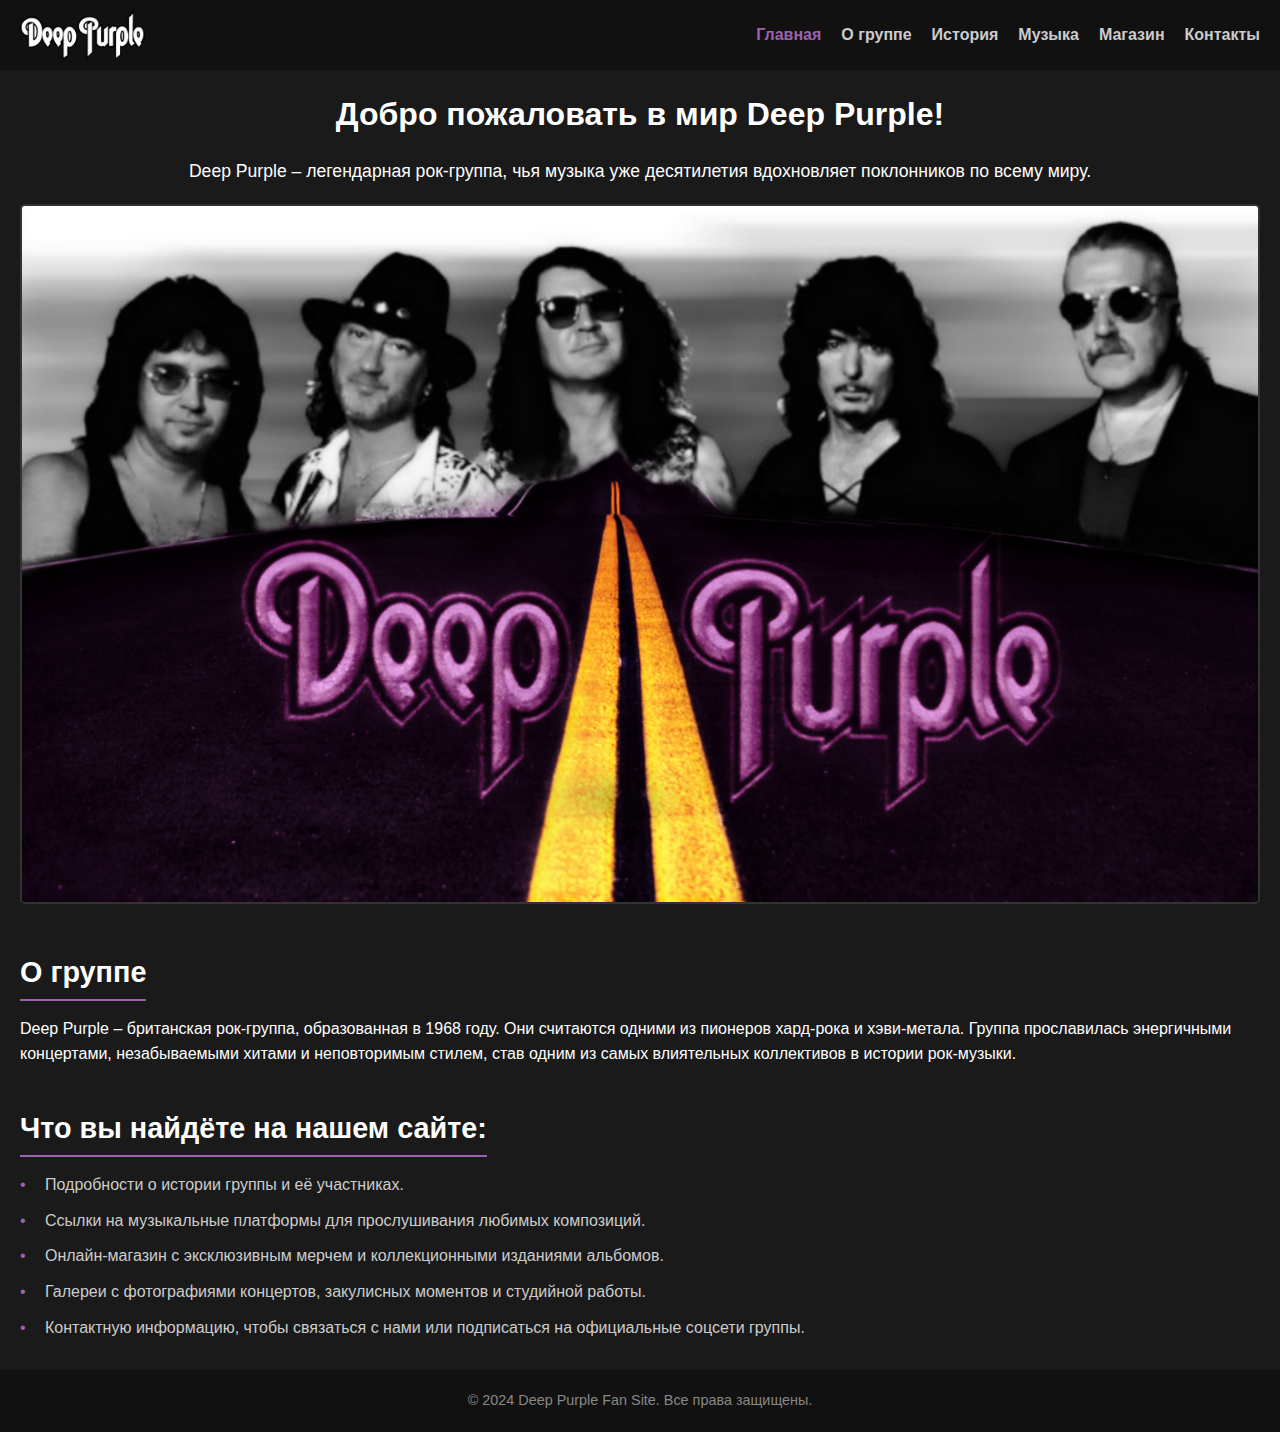
<file: index.html>
<!DOCTYPE html>
<html lang="ru">
<head>
    <meta charset="UTF-8" />
    <meta name="viewport" content="width=device-width, initial-scale=1.0"/>

    <title>Deep Purple – Главная</title>
    <link rel="stylesheet" href="style.css">
</head>
<body>
    <header>
        <div class="logo">
            <a href="index.html">
                <img src="logo.png" alt="Логотип Deep Purple">
            </a>
        </div>
        <nav class="main-nav">
            <ul>
                <li><a href="index.html" class="active">Главная</a></li>
                <li><a href="about.html">О группе</a></li>
                <li><a href="history.html">История</a></li>
                <li><a href="music.html">Музыка</a></li>
                <li><a href="shop.html">Магазин</a></li>
                <li><a href="contacts.html">Контакты</a></li>
            </ul>
        </nav>
    </header>

    <main>
        <section class="hero">
            <h1>Добро пожаловать в мир Deep Purple!</h1>
            <p>Deep Purple – легендарная рок-группа, чья музыка уже десятилетия вдохновляет поклонников по всему миру.</p>
            <img src="main.jpg" alt="Группа Deep Purple">
        </section>

        <section class="introduction">
            <h2>О группе</h2>
            <p>
                Deep Purple – британская рок-группа, образованная в 1968 году. Они считаются одними из пионеров 
                хард-рока и хэви-метала. Группа прославилась энергичными концертами, незабываемыми хитами и 
                неповторимым стилем, став одним из самых влиятельных коллективов в истории рок-музыки.
            </p>
        </section>

        <section class="highlights">
            <h2>Что вы найдёте на нашем сайте:</h2>
            <ul>
                <li>Подробности о истории группы и её участниках.</li>
                <li>Ссылки на музыкальные платформы для прослушивания любимых композиций.</li>
                <li>Онлайн-магазин с эксклюзивным мерчем и коллекционными изданиями альбомов.</li>
                <li>Галереи с фотографиями концертов, закулисных моментов и студийной работы.</li>
                <li>Контактную информацию, чтобы связаться с нами или подписаться на официальные соцсети группы.</li>
            </ul>
        </section>
    </main>

    <footer>
        <p>&copy; 2024 Deep Purple Fan Site. Все права защищены.</p>
    </footer>
</body>
</html>
</file>
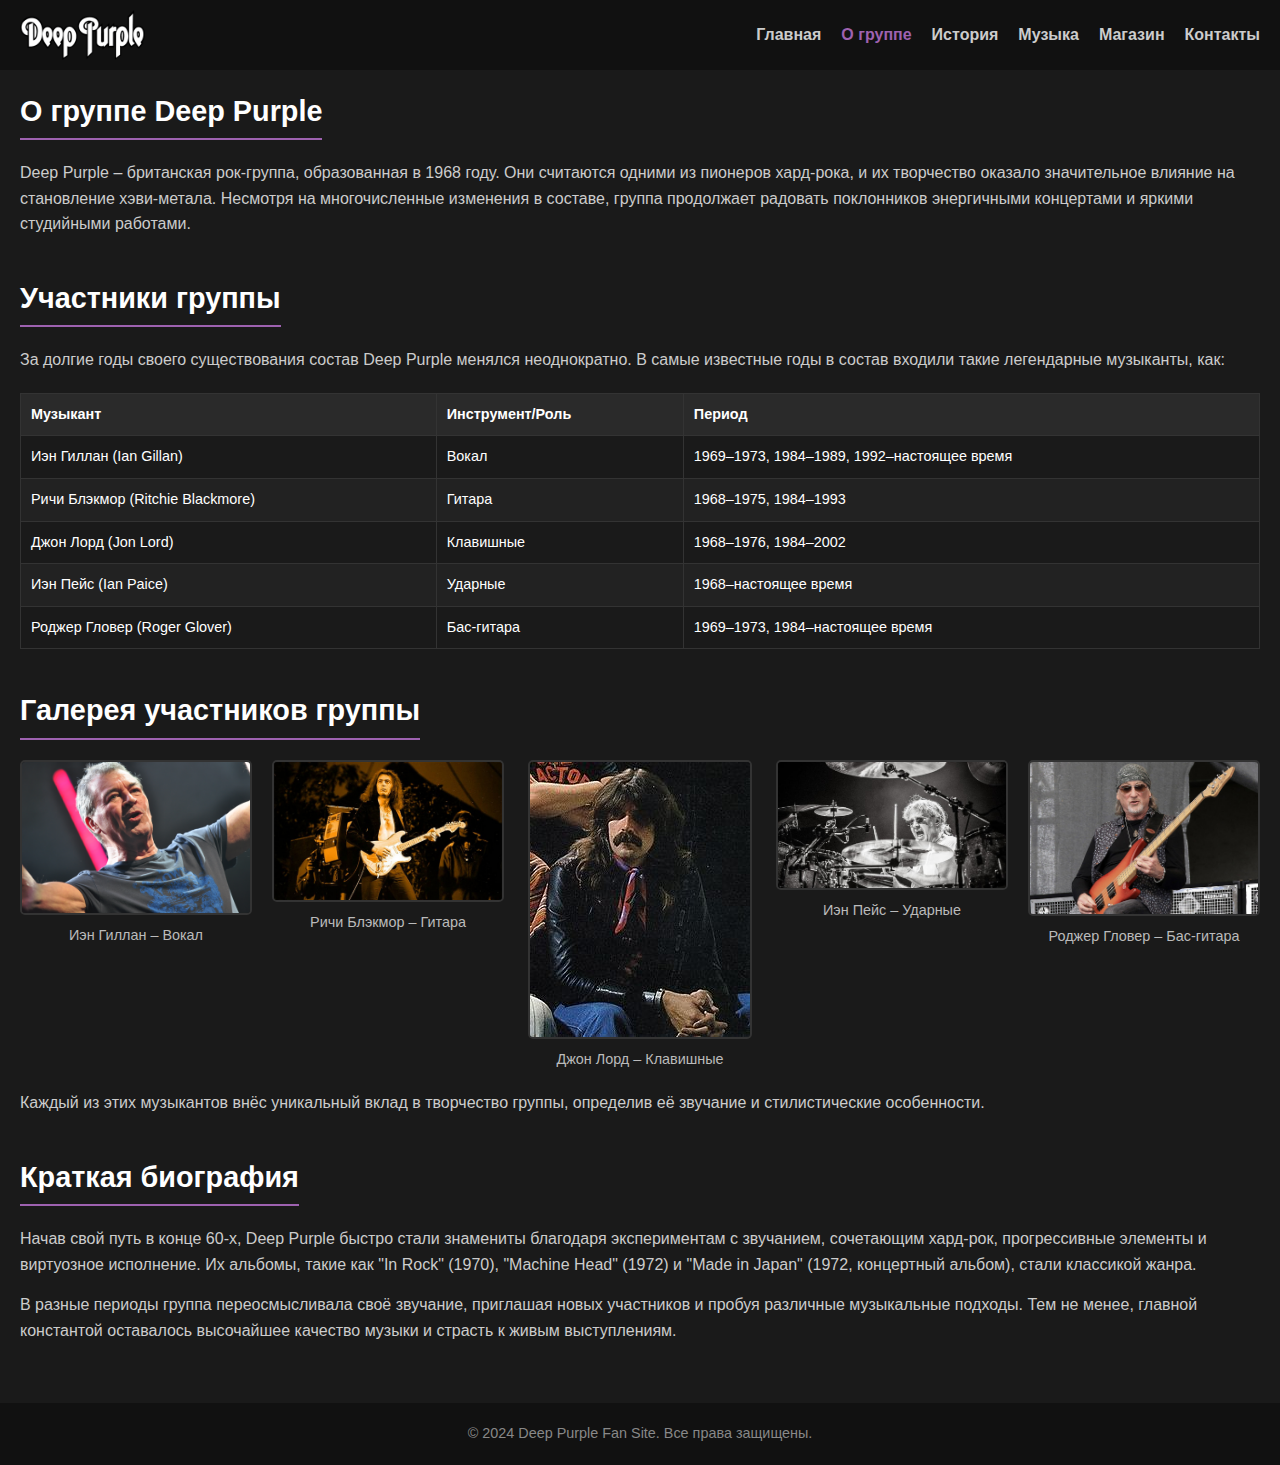
<file: about.html>
<!DOCTYPE html>
<html lang="ru">
<head>
    <meta charset="UTF-8" />
    <meta name="viewport" content="width=device-width, initial-scale=1.0"/>
    <title>Deep Purple – О группе</title>
    <!-- Предполагается, что styles.css – общий файл со стилями -->
    <link rel="stylesheet" href="style.css" />
</head>
<body>
    <header>
        <div class="logo">
            <a href="index.html">
                <img src="logo.png" alt="Логотип Deep Purple">
            </a>
        </div>
        <nav class="main-nav">
            <ul>
                <li><a href="index.html">Главная</a></li>
                <li><a href="about.html" class="active">О группе</a></li>
                <li><a href="history.html">История</a></li>
                <li><a href="music.html">Музыка</a></li>
                <li><a href="shop.html">Магазин</a></li>
                <li><a href="contacts.html">Контакты</a></li>
            </ul>
        </nav>
    </header>

    <main>
        <section class="about-band">
            <h1>О группе Deep Purple</h1>
            <p>
                Deep Purple – британская рок-группа, образованная в 1968 году. Они считаются одними из пионеров хард-рока, 
                и их творчество оказало значительное влияние на становление хэви-метала. Несмотря на многочисленные 
                изменения в составе, группа продолжает радовать поклонников энергичными концертами и яркими студийными работами.
            </p>
        </section>

        <section class="band-members">
            <h2>Участники группы</h2>
            <p>
                За долгие годы своего существования состав Deep Purple менялся неоднократно. В самые известные годы в состав входили такие легендарные музыканты, как:
            </p>
            <table>
                <thead>
                    <tr>
                        <th>Музыкант</th>
                        <th>Инструмент/Роль</th>
                        <th>Период</th>
                    </tr>
                </thead>
                <tbody>
                    <tr>
                        <td>Иэн Гиллан (Ian Gillan)</td>
                        <td>Вокал</td>
                        <td>1969–1973, 1984–1989, 1992–настоящее время</td>
                    </tr>
                    <tr>
                        <td>Ричи Блэкмор (Ritchie Blackmore)</td>
                        <td>Гитара</td>
                        <td>1968–1975, 1984–1993</td>
                    </tr>
                    <tr>
                        <td>Джон Лорд (Jon Lord)</td>
                        <td>Клавишные</td>
                        <td>1968–1976, 1984–2002</td>
                    </tr>
                    <tr>
                        <td>Иэн Пейс (Ian Paice)</td>
                        <td>Ударные</td>
                        <td>1968–настоящее время</td>
                    </tr>
                    <tr>
                        <td>Роджер Гловер (Roger Glover)</td>
                        <td>Бас-гитара</td>
                        <td>1969–1973, 1984–настоящее время</td>
                    </tr>
                </tbody>
            </table>
        </section>

        <section class="gallery">
            <h2>Галерея участников группы</h2>
            <div class="gallery-container">
                <figure>
                    <img src="member1.JPG" alt="Иэн Гиллан">
                    <figcaption>Иэн Гиллан – Вокал</figcaption>
                </figure>
                <figure>
                    <img src="member2.jpg" alt="Ричи Блэкмор">
                    <figcaption>Ричи Блэкмор – Гитара</figcaption>
                </figure>
                <figure>
                    <img src="member3.JPG" alt="Джон Лорд">
                    <figcaption>Джон Лорд – Клавишные</figcaption>
                </figure>
                <figure>
                    <img src="member4.jpeg" alt="Иэн Пейс">
                    <figcaption>Иэн Пейс – Ударные</figcaption>
                </figure>
                <figure>
                    <img src="member5.jpg" alt="Роджер Гловер">
                    <figcaption>Роджер Гловер – Бас-гитара</figcaption>
                </figure>
            </div>
            <p>
                Каждый из этих музыкантов внёс уникальный вклад в творчество группы, определив её звучание и стилистические особенности.
            </p>
        </section>

        <section class="biography">
            <h2>Краткая биография</h2>
            <p>
                Начав свой путь в конце 60-х, Deep Purple быстро стали знамениты благодаря экспериментам с звучанием, сочетающим хард-рок, 
                прогрессивные элементы и виртуозное исполнение. Их альбомы, такие как "In Rock" (1970), "Machine Head" (1972) и 
                "Made in Japan" (1972, концертный альбом), стали классикой жанра.
            </p>
            <p>
                В разные периоды группа переосмысливала своё звучание, приглашая новых участников и пробуя различные музыкальные подходы. 
                Тем не менее, главной константой оставалось высочайшее качество музыки и страсть к живым выступлениям.
            </p>
        </section>
    </main>

    <footer>
        <p>&copy; 2024 Deep Purple Fan Site. Все права защищены.</p>
    </footer>
</body>
</html>
</file>
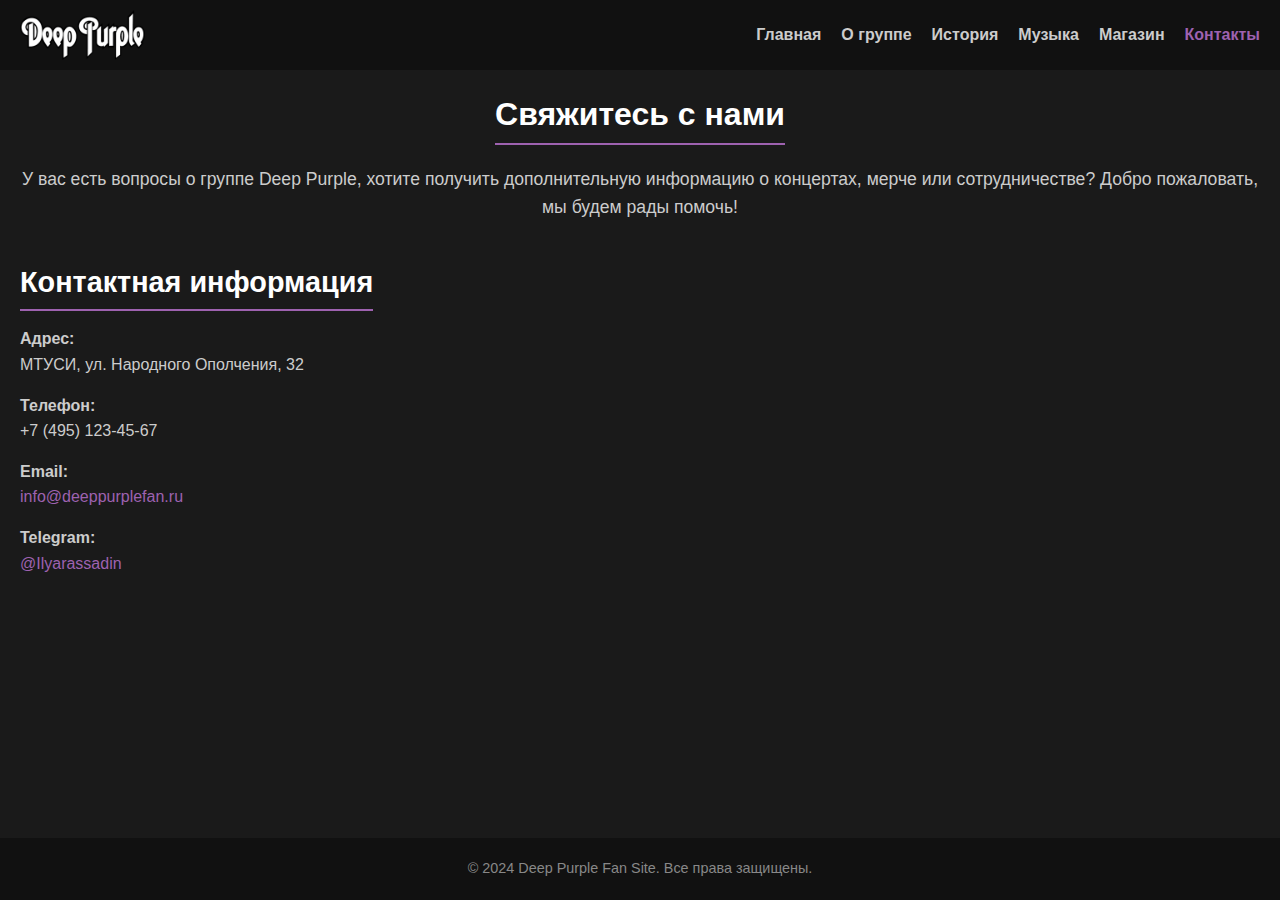
<file: contacts.html>
<!DOCTYPE html>
<html lang="ru">
<head>
    <meta charset="UTF-8" />
    <meta name="viewport" content="width=device-width, initial-scale=1.0"/>
    <title>Deep Purple – Контакты</title>
    <!-- Предполагается подключение общего CSS файла styles.css -->
    <link rel="stylesheet" href="style.css" />
</head>
<body>
    <header>
        <div class="logo">
            <a href="index.html">
                <img src="logo.png" alt="Логотип Deep Purple">
            </a>
        </div>
        <nav class="main-nav">
            <ul>
                <li><a href="index.html">Главная</a></li>
                <li><a href="about.html">О группе</a></li>
                <li><a href="history.html">История</a></li>
                <li><a href="music.html">Музыка</a></li>
                <li><a href="shop.html">Магазин</a></li>
                <li><a href="contacts.html" class="active">Контакты</a></li>
            </ul>
        </nav>
    </header>

    <main>
        <section class="contacts-hero">
            <h1>Свяжитесь с нами</h1>
            <p>
                У вас есть вопросы о группе Deep Purple, хотите получить дополнительную информацию о концертах, мерче или сотрудничестве? Добро пожаловать, мы будем рады помочь!
            </p>
            
        </section>

        <section class="contact-info">
            <h2>Контактная информация</h2>
            <ul class="contact-list">
                <li>
                    <strong>Адрес:</strong><br>
                    МТУСИ, ул. Народного Ополчения, 32
                </li>
                <li>
                    <strong>Телефон:</strong><br>
                    +7 (495) 123-45-67
                </li>
                <li>
                    <strong>Email:</strong><br>
                    <a href="mailto:info@deeppurplefan.ru">info@deeppurplefan.ru</a>
                </li>
                <li>
                    <strong>Telegram:</strong><br>
                    <a href="https://t.me/Ilyarassadin" target="_blank">@Ilyarassadin</a>
                </li>
            </ul>
        </section>

        
    </main>

    <footer>
        <p>&copy; 2024 Deep Purple Fan Site. Все права защищены.</p>
    </footer>
</body>
</html>
</file>
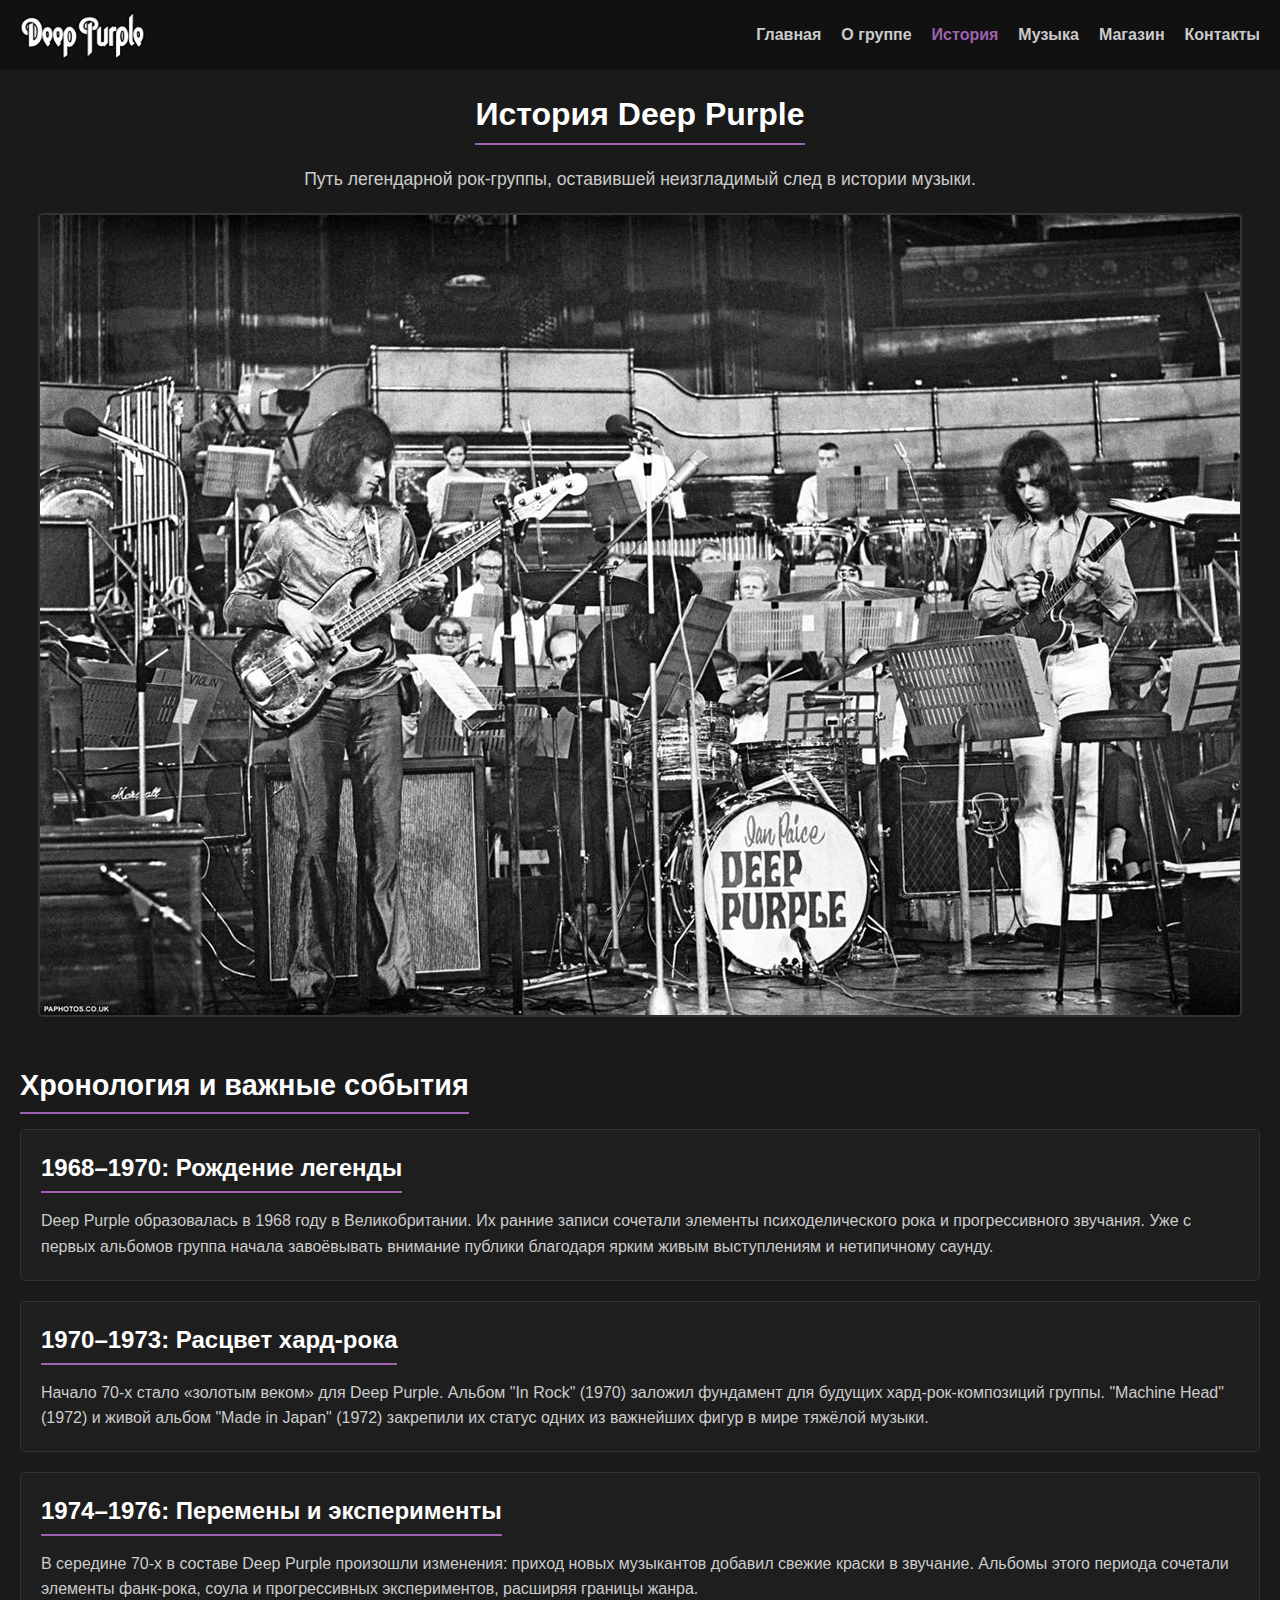
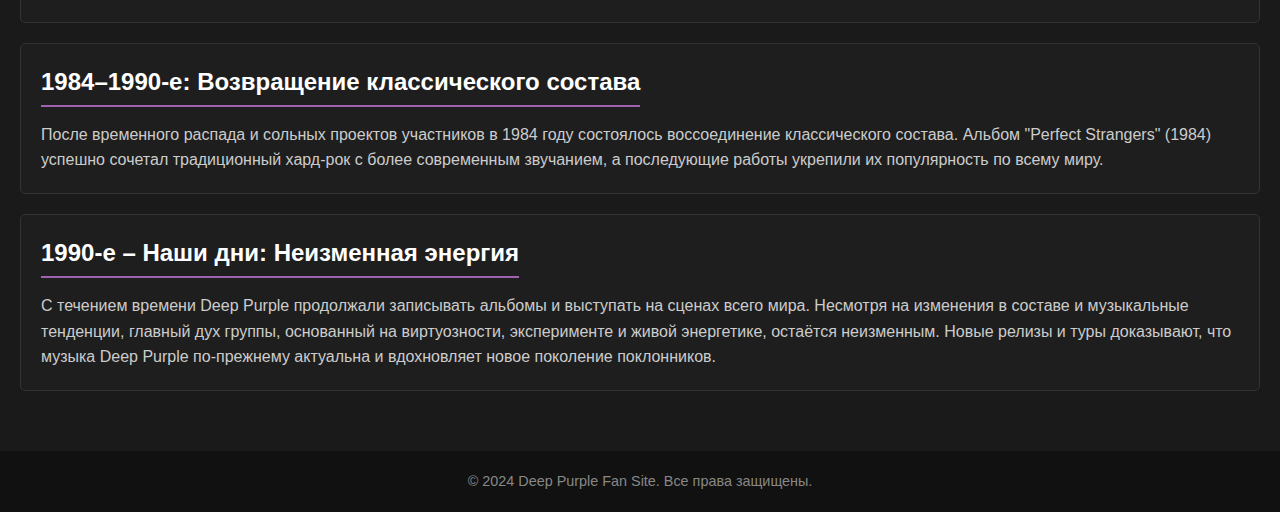
<file: history.html>
<!DOCTYPE html>
<html lang="ru">
<head>
    <meta charset="UTF-8" />
    <meta name="viewport" content="width=device-width, initial-scale=1.0"/>
    <title>Deep Purple – История</title>
    <!-- Предполагается подключение общего CSS файла styles.css -->
    <link rel="stylesheet" href="style.css" />
</head>
<body>
    <header>
        <div class="logo">
            <a href="index.html">
                <img src="logo.png" alt="Логотип Deep Purple">
            </a>
        </div>
        <nav class="main-nav">
            <ul>
                <li><a href="index.html">Главная</a></li>
                <li><a href="about.html">О группе</a></li>
                <li><a href="history.html" class="active">История</a></li>
                <li><a href="music.html">Музыка</a></li>
                <li><a href="shop.html">Магазин</a></li>
                <li><a href="contacts.html">Контакты</a></li>
            </ul>
        </nav>
    </header>

    <main>
        <section class="history-hero">
            <h1>История Deep Purple</h1>
            <p>Путь легендарной рок-группы, оставившей неизгладимый след в истории музыки.</p>
            <img src="firstconcert.jpg" alt="Концерт Deep Purple в ранние годы">
        </section>

        <section class="timeline">
            <h2>Хронология и важные события</h2>

            <article class="era">
                <h3>1968–1970: Рождение легенды</h3>
                
                <p>
                    Deep Purple образовалась в 1968 году в Великобритании. Их ранние записи сочетали 
                    элементы психоделического рока и прогрессивного звучания. Уже с первых альбомов 
                    группа начала завоёвывать внимание публики благодаря ярким живым выступлениям 
                    и нетипичному саунду.
                </p>
            </article>

            <article class="era">
                <h3>1970–1973: Расцвет хард-рока</h3>
                
                <p>
                    Начало 70-х стало «золотым веком» для Deep Purple. Альбом "In Rock" (1970) 
                    заложил фундамент для будущих хард-рок-композиций группы. "Machine Head" (1972) 
                    и живой альбом "Made in Japan" (1972) закрепили их статус одних из важнейших 
                    фигур в мире тяжёлой музыки.
                </p>
            </article>

            <article class="era">
                <h3>1974–1976: Перемены и эксперименты</h3>
                
                <p>
                    В середине 70-х в составе Deep Purple произошли изменения: приход новых музыкантов 
                    добавил свежие краски в звучание. Альбомы этого периода сочетали элементы 
                    фанк-рока, соула и прогрессивных экспериментов, расширяя границы жанра.
                </p>
            </article>

            <article class="era">
                <h3>1984–1990-е: Возвращение классического состава</h3>
                
                <p>
                    После временного распада и сольных проектов участников в 1984 году состоялось 
                    воссоединение классического состава. Альбом "Perfect Strangers" (1984) 
                    успешно сочетал традиционный хард-рок с более современным звучанием, 
                    а последующие работы укрепили их популярность по всему миру.
                </p>
            </article>

            <article class="era">
                <h3>1990-е – Наши дни: Неизменная энергия</h3>
                
                <p>
                    С течением времени Deep Purple продолжали записывать альбомы и выступать 
                    на сценах всего мира. Несмотря на изменения в составе и музыкальные тенденции, 
                    главный дух группы, основанный на виртуозности, эксперименте и живой энергетике, 
                    остаётся неизменным. Новые релизы и туры доказывают, что музыка Deep Purple 
                    по-прежнему актуальна и вдохновляет новое поколение поклонников.
                </p>
            </article>
        </section>
    </main>

    <footer>
        <p>&copy; 2024 Deep Purple Fan Site. Все права защищены.</p>
    </footer>
</body>
</html>
</file>
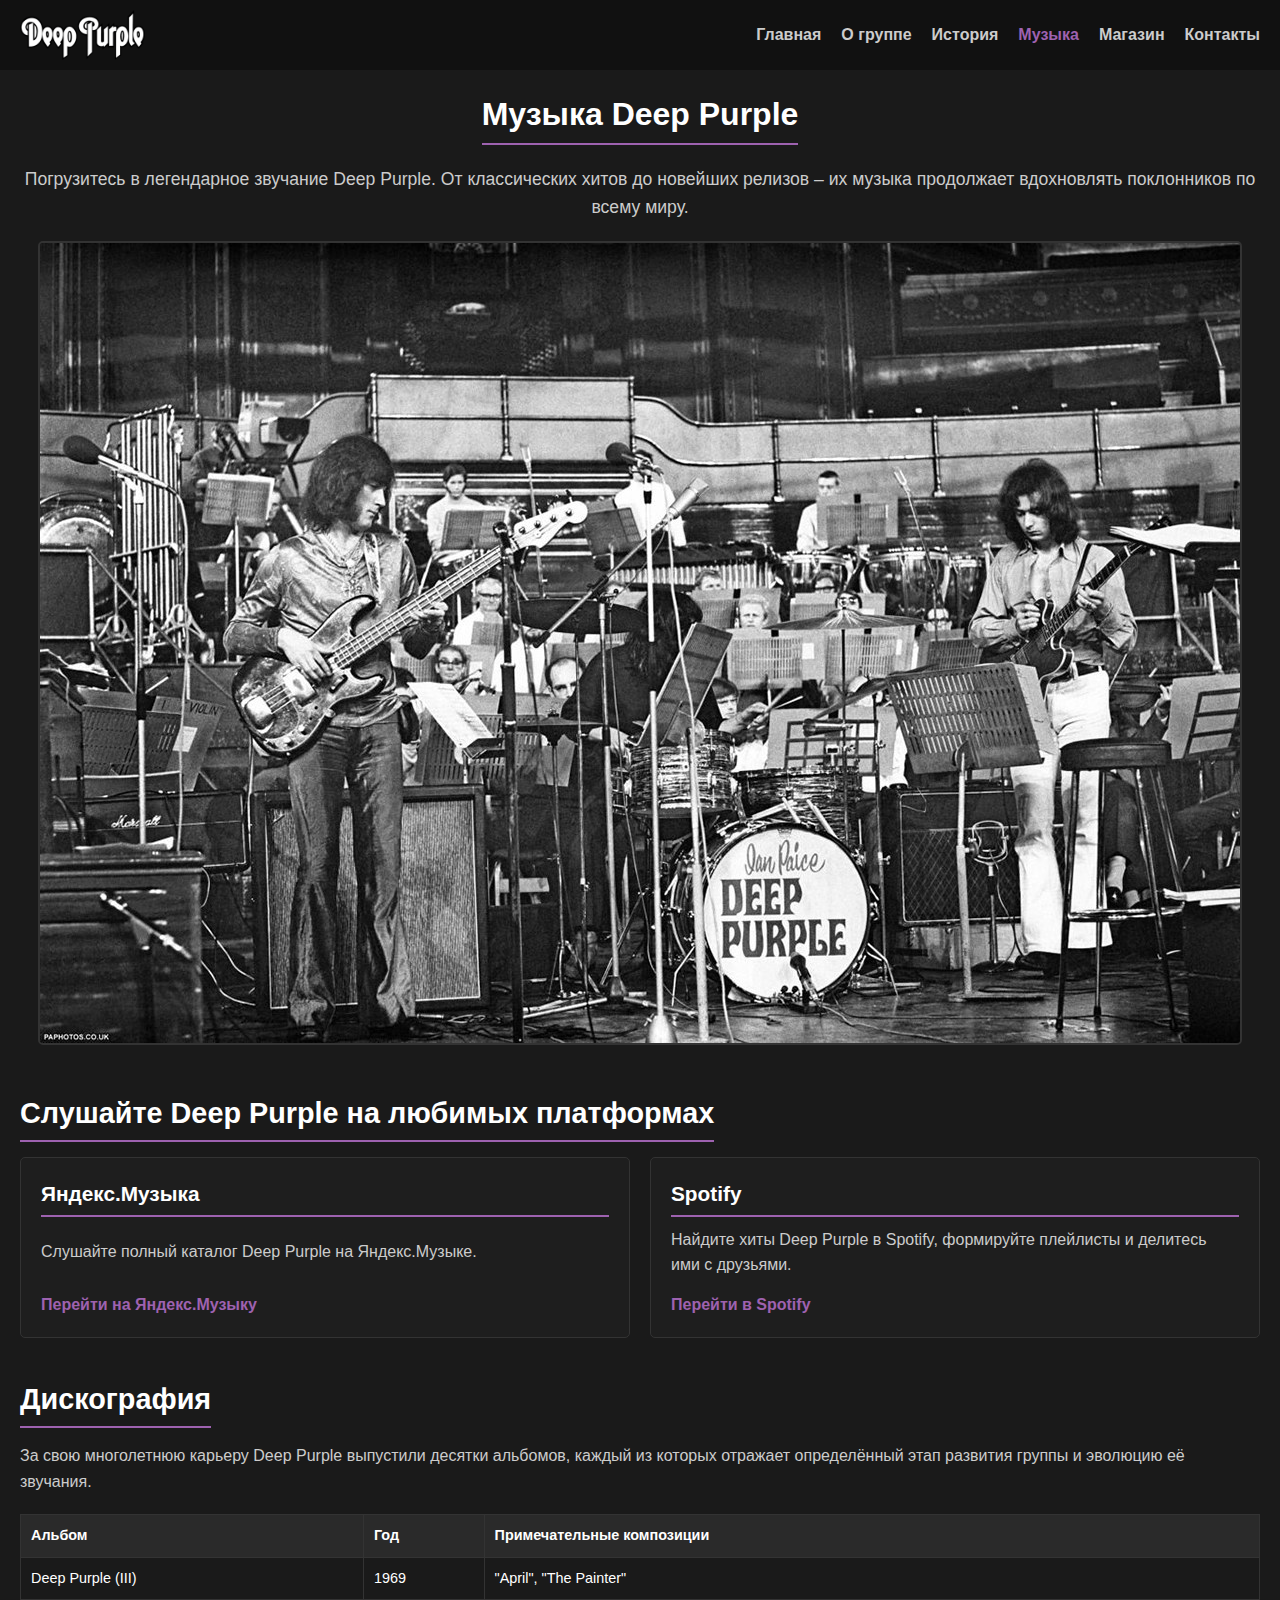
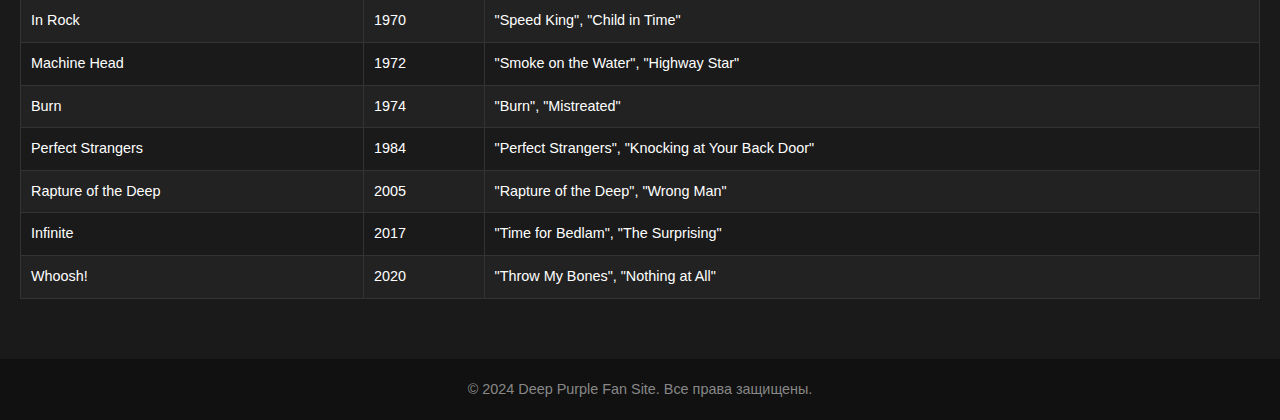
<file: music.html>
<!DOCTYPE html>
<html lang="ru">
<head>
    <meta charset="UTF-8" />
    <meta name="viewport" content="width=device-width, initial-scale=1.0"/>
    <title>Deep Purple – Музыка</title>
    <!-- Предполагается подключение общего CSS файла styles.css -->
    <link rel="stylesheet" href="style.css" />
</head>
<body>
    <header>
        <div class="logo">
            <a href="index.html">
                <img src="logo.png" alt="Логотип Deep Purple">
            </a>
        </div>
        <nav class="main-nav">
            <ul>
                <li><a href="index.html">Главная</a></li>
                <li><a href="about.html">О группе</a></li>
                <li><a href="history.html">История</a></li>
                <li><a href="music.html" class="active">Музыка</a></li>
                <li><a href="shop.html">Магазин</a></li>
                <li><a href="contacts.html">Контакты</a></li>
            </ul>
        </nav>
    </header>

    <main>
        <section class="music-hero">
            <h1>Музыка Deep Purple</h1>
            <p>
                Погрузитесь в легендарное звучание Deep Purple. От классических хитов до новейших релизов – их музыка продолжает вдохновлять поклонников по всему миру.
            </p>
            <img src="firstconcert.jpg" alt="Deep Purple на сцене">
        </section>

        <section class="music-platforms">
            <h2>Слушайте Deep Purple на любимых платформах</h2>
            <div class="platform-list">
                <article class="platform">
                    <h3>Яндекс.Музыка</h3>
                    <p>Слушайте полный каталог Deep Purple на Яндекс.Музыке.</p>
                    <a href="https://music.yandex.ru/artist/6920" target="_blank">Перейти на Яндекс.Музыку</a>
                </article>
                <article class="platform">
                    <h3>Spotify</h3>
                    <p>Найдите хиты Deep Purple в Spotify, формируйте плейлисты и делитесь ими с друзьями.</p>
                    <a href="https://open.spotify.com/artist/197YWx1Q4CAG3WQb6ScvN6" target="_blank">
                        Перейти в Spotify
                    </a>
                </article>
            </div>
        </section>

        <section class="discography">
            <h2>Дискография</h2>
            <p>
                За свою многолетнюю карьеру Deep Purple выпустили десятки альбомов, каждый из которых отражает определённый этап 
                развития группы и эволюцию её звучания.
            </p>
            <table class="discography-table">
                <thead>
                    <tr>
                        <th>Альбом</th>
                        <th>Год</th>
                        <th>Примечательные композиции</th>
                    </tr>
                </thead>
                <tbody>
                    <tr>
                        <td>Deep Purple (III)</td>
                        <td>1969</td>
                        <td>"April", "The Painter"</td>
                    </tr>
                    <tr>
                        <td>In Rock</td>
                        <td>1970</td>
                        <td>"Speed King", "Child in Time"</td>
                    </tr>
                    <tr>
                        <td>Machine Head</td>
                        <td>1972</td>
                        <td>"Smoke on the Water", "Highway Star"</td>
                    </tr>
                    <tr>
                        <td>Burn</td>
                        <td>1974</td>
                        <td>"Burn", "Mistreated"</td>
                    </tr>
                    <tr>
                        <td>Perfect Strangers</td>
                        <td>1984</td>
                        <td>"Perfect Strangers", "Knocking at Your Back Door"</td>
                    </tr>
                    <tr>
                        <td>Rapture of the Deep</td>
                        <td>2005</td>
                        <td>"Rapture of the Deep", "Wrong Man"</td>
                    </tr>
                    <tr>
                        <td>Infinite</td>
                        <td>2017</td>
                        <td>"Time for Bedlam", "The Surprising"</td>
                    </tr>
                    <tr>
                        <td>Whoosh!</td>
                        <td>2020</td>
                        <td>"Throw My Bones", "Nothing at All"</td>
                    </tr>
                </tbody>
            </table>
        </section>
    </main>

    <footer>
        <p>&copy; 2024 Deep Purple Fan Site. Все права защищены.</p>
    </footer>
</body>
</html>
</file>
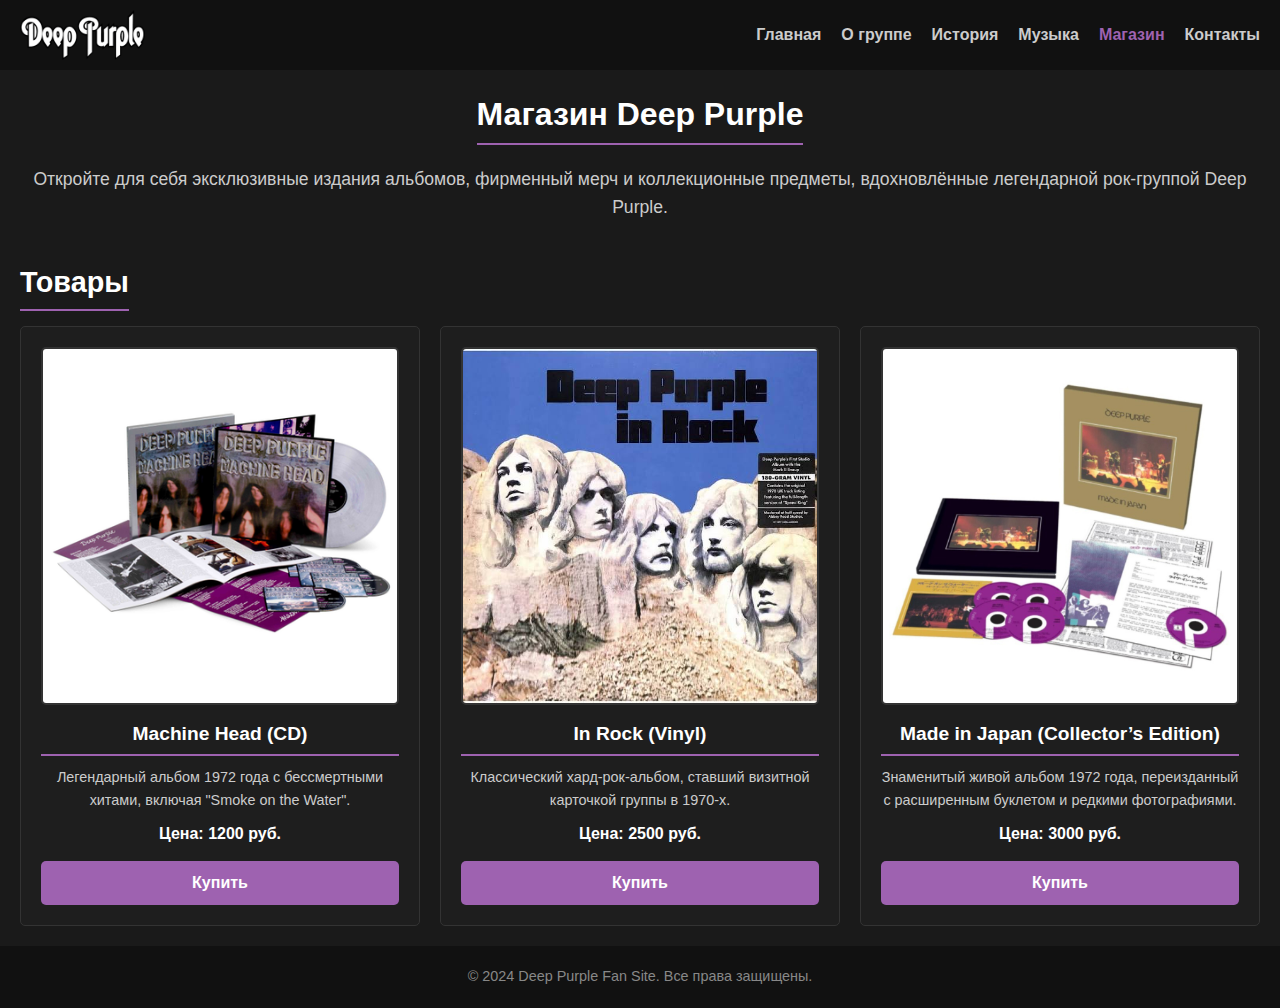
<file: shop.html>
<!DOCTYPE html>
<html lang="ru">
<head>
    <meta charset="UTF-8" />
    <meta name="viewport" content="width=device-width, initial-scale=1.0"/>
    <title>Deep Purple – Магазин</title>
    <!-- Предполагается подключение общего CSS файла styles.css -->
    <link rel="stylesheet" href="style.css" />
</head>
<body>
    <header>
        <div class="logo">
            <a href="index.html">
                <img src="logo.png" alt="Логотип Deep Purple">
            </a>
        </div>
        <nav class="main-nav">
            <ul>
                <li><a href="index.html">Главная</a></li>
                <li><a href="about.html">О группе</a></li>
                <li><a href="history.html">История</a></li>
                <li><a href="music.html">Музыка</a></li>
                <li><a href="shop.html" class="active">Магазин</a></li>
                <li><a href="contacts.html">Контакты</a></li>
            </ul>
        </nav>
    </header>

    <main>
        <section class="shop-hero">
            <h1>Магазин Deep Purple</h1>
            <p>
                Откройте для себя эксклюзивные издания альбомов, фирменный мерч и коллекционные предметы, 
                вдохновлённые легендарной рок-группой Deep Purple.
            </p>
            
        </section>

        <section class="shop-items">
            <h2>Товары</h2>
            <div class="items-grid">

                <!-- Пример альбомов -->
                <article class="shop-item">
                    <img src="shop1.png" alt="Альбом Machine Head">
                    <h3>Machine Head (CD)</h3>
                    <p class="item-description">
                        Легендарный альбом 1972 года с бессмертными хитами, включая "Smoke on the Water".
                    </p>
                    <p class="item-price">Цена: 1200 руб.</p>
                    <a href="https://t.me/Ilyarassadin" target="_blank" class="buy-button">Купить</a>
                </article>

                <article class="shop-item">
                    <img src="shop2.jpeg" alt="Альбом In Rock">
                    <h3>In Rock (Vinyl)</h3>
                    <p class="item-description">
                        Классический хард-рок-альбом, ставший визитной карточкой группы в 1970-х.
                    </p>
                    <p class="item-price">Цена: 2500 руб.</p>
                    <a href="https://t.me/Ilyarassadin" target="_blank" class="buy-button">Купить</a>
                </article>

                <article class="shop-item">
                    <img src="shop3.jpg" alt="Альбом Made in Japan">
                    <h3>Made in Japan (Collector’s Edition)</h3>
                    <p class="item-description">
                        Знаменитый живой альбом 1972 года, переизданный с расширенным буклетом и редкими фотографиями.
                    </p>
                    <p class="item-price">Цена: 3000 руб.</p>
                    <a href="https://t.me/Ilyarassadin" target="_blank" class="buy-button">Купить</a>
                </article>

                

            </div>
        </section>
    </main>

    <footer>
        <p>&copy; 2024 Deep Purple Fan Site. Все права защищены.</p>
    </footer>
</body>
</html>
</file>
<file: style.css>
/* Сброс базовых стилей для кросс-браузерной совместимости */
* {
    margin: 0;
    padding: 0;
    box-sizing: border-box;
}

/* Установка глобальных шрифтов и фонов */
html {
    font-family: Arial, Helvetica, sans-serif;
    font-size: 16px;
}

body {
    background: #1a1a1a;
    color: #ffffff;
    line-height: 1.5;
    display: flex;
    flex-direction: column;
    min-height: 100vh;
}

/* Стили для шапки */
header {
    display: flex;
    align-items: center;
    justify-content: space-between;
    background: #111;
    padding: 10px 20px;
}

header .logo img {
    max-height: 50px;
    height: auto;
    width: auto;
    display: block;
}

/* Меню навигации */
.main-nav ul {
    list-style: none;
    display: flex;
    gap: 20px;
}

.main-nav a {
    text-decoration: none;
    color: #ccc;
    font-weight: 600;
    transition: color 0.3s ease;
}

.main-nav a:hover {
    color: #9e62b0; /* Фиолетовый оттенок при наведении */
}

/* Основной контент */
main {
    flex: 1;
    padding: 20px;
}

/* Hero-секция */
.hero {
    text-align: center;
    margin-bottom: 40px;
}

.hero h1 {
    font-size: 2rem;
    margin-bottom: 20px;
    font-weight: bold;
}

.hero p {
    font-size: 1.1rem;
    margin-bottom: 20px;
}

.hero img {
    max-width: 100%;
    height: auto;
    border: 2px solid #333;
    border-radius: 5px;
}

/* Секция "О группе" */
.introduction {
    margin-bottom: 40px;
}

.introduction h2 {
    font-size: 1.8rem;
    margin-bottom: 15px;
    border-bottom: 2px solid #9e62b0;
    display: inline-block;
    padding-bottom: 5px;
}

.introduction p {
    font-size: 1rem;
    line-height: 1.6;
}

/* Секция "Что вы найдёте" */
.highlights h2 {
    font-size: 1.8rem;
    margin-bottom: 15px;
    border-bottom: 2px solid #9e62b0;
    display: inline-block;
    padding-bottom: 5px;
}

.highlights ul {
    list-style: none;
}

.highlights li {
    position: relative;
    padding-left: 25px;
    margin-bottom: 10px;
    font-size: 1rem;
    line-height: 1.6;
    color: #ccc;
}

.highlights li::before {
    content: "•";
    position: absolute;
    left: 0;
    color: #9e62b0;
}

/* Футер */
footer {
    background: #111;
    text-align: center;
    padding: 20px;
    font-size: 0.9rem;
    color: #888;
}

/* Эффекты при наведении на ссылки в теле страницы */
a:hover {
    cursor: pointer;
}

/* Адаптивность */
@media (max-width: 768px) {
    header {
        flex-direction: column;
        align-items: flex-start;
    }

    .main-nav ul {
        flex-direction: column;
        margin-top: 10px;
    }

    .main-nav ul li {
        margin-bottom: 10px;
    }

    .hero h1 {
        font-size: 1.5rem;
    }

    .introduction h2, .highlights h2 {
        font-size: 1.5rem;
    }
}

@media (max-width: 480px) {
    body {
        font-size: 14px;
    }
    
    .hero h1 {
        font-size: 1.3rem;
    }
    
    .introduction h2, .highlights h2 {
        font-size: 1.3rem;
    }
}

/* Предполагается, что данные стили дополнят или будут использоваться вместо предыдущего файла styles.css */

/* Сброс базовых стилей */
* {
    margin: 0;
    padding: 0;
    box-sizing: border-box;
}

/* Глобальные стили */
html {
    font-family: Arial, Helvetica, sans-serif;
    font-size: 16px;
    background: #1a1a1a;
    color: #ffffff;
}

body {
    display: flex;
    flex-direction: column;
    min-height: 100vh;
    line-height: 1.5;
}

header, footer {
    background: #111;
    color: #888;
}

header {
    display: flex;
    align-items: center;
    justify-content: space-between;
    padding: 10px 20px;
}

header .logo img {
    max-height: 50px;
    width: auto;
    height: auto;
    display: block;
}

.main-nav ul {
    list-style: none;
    display: flex;
    gap: 20px;
}

.main-nav li {
    position: relative;
}

.main-nav a {
    text-decoration: none;
    color: #ccc;
    font-weight: 600;
    transition: color 0.3s ease;
}

.main-nav a:hover,
.main-nav a.active {
    color: #9e62b0; /* Фирменный фиолетовый оттенок */
}

main {
    flex: 1;
    padding: 20px;
}

footer {
    text-align: center;
    padding: 20px;
    font-size: 0.9rem;
}

/* Стили для страницы "О группе" */
.about-band, .band-members, .gallery, .biography {
    margin-bottom: 40px;
}

.about-band h1,
.band-members h2,
.gallery h2,
.biography h2 {
    border-bottom: 2px solid #9e62b0;
    display: inline-block;
    padding-bottom: 5px;
    margin-bottom: 20px;
    font-size: 1.8rem;
}

.about-band p,
.band-members p,
.biography p,
.gallery p {
    font-size: 1rem;
    line-height: 1.6;
    color: #ccc;
    margin-bottom: 15px;
}

/* Таблица с участниками группы */
.band-members table {
    width: 100%;
    border-collapse: collapse;
    margin-top: 20px;
}

.band-members th,
.band-members td {
    border: 1px solid #333;
    padding: 10px;
    text-align: left;
    font-size: 0.9rem;
}

.band-members thead {
    background: #2a2a2a;
}

.band-members th {
    font-weight: bold;
    color: #fff;
}

.band-members tbody tr:nth-child(even) {
    background: #222;
}

/* Галерея */
.gallery-container {
    display: flex;
    flex-wrap: wrap;
    gap: 20px;
    margin-bottom: 20px;
}

.gallery-container figure {
    flex: 1 1 calc(20% - 20px);
    display: flex;
    flex-direction: column;
    align-items: center;
    text-align: center;
}

.gallery-container img {
    max-width: 100%;
    height: auto;
    border: 2px solid #333;
    border-radius: 5px;
    transition: transform 0.3s ease, border-color 0.3s ease;
}

.gallery-container img:hover {
    transform: scale(1.05);
    border-color: #9e62b0;
}

.gallery-container figcaption {
    font-size: 0.9rem;
    color: #bbb;
    margin-top: 10px;
}

/* Адаптивность */
@media (max-width: 768px) {
    .main-nav ul {
        flex-direction: column;
        margin-top: 10px;
    }

    .main-nav li {
        margin-bottom: 10px;
    }

    .about-band h1,
    .band-members h2,
    .gallery h2,
    .biography h2 {
        font-size: 1.5rem;
    }

    .gallery-container figure {
        flex: 1 1 calc(50% - 20px);
    }
}

@media (max-width: 480px) {
    html {
        font-size: 14px;
    }

    .about-band h1,
    .band-members h2,
    .gallery h2,
    .biography h2 {
        font-size: 1.3rem;
    }

    .gallery-container figure {
        flex: 1 1 calc(100% - 20px);
    }
}


/* Предполагается, что данные стили дополняют общий файл styles.css, используемый на всех страницах. 
   Ниже приведены дополнительные стили, специфичные для страницы "История". */

/* Секция с хедером для истории */
.history-hero {
    text-align: center;
    margin-bottom: 40px;
}

.history-hero h1 {
    font-size: 2rem;
    margin-bottom: 20px;
    font-weight: bold;
    border-bottom: 2px solid #9e62b0;
    display: inline-block;
    padding-bottom: 5px;
}

.history-hero p {
    font-size: 1.1rem;
    margin-bottom: 20px;
    color: #ccc;
    line-height: 1.6;
}

.history-hero img {
    max-width: 100%;
    height: auto;
    border: 2px solid #333;
    border-radius: 5px;
}

/* Таймлайн истории */
.timeline {
    margin-bottom: 40px;
}

.timeline h2 {
    font-size: 1.8rem;
    margin-bottom: 15px;
    border-bottom: 2px solid #9e62b0;
    display: inline-block;
    padding-bottom: 5px;
}

/* Эпохи, отрезки истории */
.era {
    background: #1e1e1e;
    padding: 20px;
    margin-bottom: 20px;
    border: 1px solid #333;
    border-radius: 5px;
}

.era h3 {
    font-size: 1.5rem;
    margin-bottom: 15px;
    color: #fff;
    border-bottom: 2px solid #9e62b0;
    display: inline-block;
    padding-bottom: 5px;
}

.era img {
    max-width: 100%;
    height: auto;
    border: 2px solid #333;
    border-radius: 5px;
    margin-bottom: 15px;
    transition: transform 0.3s ease, border-color 0.3s ease;
}

.era img:hover {
    transform: scale(1.05);
    border-color: #9e62b0;
}

.era p {
    font-size: 1rem;
    line-height: 1.6;
    color: #ccc;
}

/* Адаптивность */
@media (max-width: 768px) {
    .history-hero h1 {
        font-size: 1.5rem;
    }

    .timeline h2 {
        font-size: 1.5rem;
    }

    .era h3 {
        font-size: 1.3rem;
    }
}

@media (max-width: 480px) {
    .history-hero h1 {
        font-size: 1.3rem;
    }

    .timeline h2 {
        font-size: 1.3rem;
    }

    .era h3 {
        font-size: 1.1rem;
    }
}


/* Предполагается, что данные стили дополняют или используют общий файл styles.css */
/* Ниже приведены стили, специфичные для страницы "Музыка". */

/* Hero-секция для музыки */
.music-hero {
    text-align: center;
    margin-bottom: 40px;
}

.music-hero h1 {
    font-size: 2rem;
    margin-bottom: 20px;
    font-weight: bold;
    border-bottom: 2px solid #9e62b0;
    display: inline-block;
    padding-bottom: 5px;
}

.music-hero p {
    font-size: 1.1rem;
    margin-bottom: 20px;
    color: #ccc;
    line-height: 1.6;
}

.music-hero img {
    max-width: 100%;
    height: auto;
    border: 2px solid #333;
    border-radius: 5px;
}

/* Секция платформ для прослушивания музыки */
.music-platforms {
    margin-bottom: 40px;
}

.music-platforms h2 {
    font-size: 1.8rem;
    margin-bottom: 15px;
    border-bottom: 2px solid #9e62b0;
    display: inline-block;
    padding-bottom: 5px;
}

.platform-list {
    display: flex;
    flex-wrap: wrap;
    gap: 20px;
}

.platform {
    background: #1e1e1e;
    padding: 20px;
    border: 1px solid #333;
    border-radius: 5px;
    flex: 1 1 calc(50% - 20px);
    display: flex;
    flex-direction: column;
    justify-content: space-between;
}

.platform h3 {
    font-size: 1.3rem;
    margin-bottom: 10px;
    border-bottom: 2px solid #9e62b0;
    display: inline-block;
    padding-bottom: 5px;
    color: #fff;
}

.platform p {
    font-size: 1rem;
    line-height: 1.6;
    color: #ccc;
    margin-bottom: 15px;
}

.platform a {
    color: #9e62b0;
    font-weight: bold;
    text-decoration: none;
    transition: color 0.3s ease;
}

.platform a:hover {
    color: #b084c5;
}

/* Дискография */
.discography {
    margin-bottom: 40px;
}

.discography h2 {
    font-size: 1.8rem;
    margin-bottom: 15px;
    border-bottom: 2px solid #9e62b0;
    display: inline-block;
    padding-bottom: 5px;
}

.discography p {
    font-size: 1rem;
    line-height: 1.6;
    color: #ccc;
    margin-bottom: 20px;
}

.discography-table {
    width: 100%;
    border-collapse: collapse;
}

.discography-table thead {
    background: #2a2a2a;
}

.discography-table th, .discography-table td {
    border: 1px solid #333;
    padding: 10px;
    text-align: left;
    font-size: 0.9rem;
}

.discography-table th {
    color: #fff;
    font-weight: bold;
}

.discography-table tbody tr:nth-child(even) {
    background: #222;
}

/* Адаптивность */
@media (max-width: 768px) {
    .music-hero h1 {
        font-size: 1.5rem;
    }

    .music-platforms h2,
    .discography h2 {
        font-size: 1.5rem;
    }

    .platform {
        flex: 1 1 100%;
    }
}

@media (max-width: 480px) {
    .music-hero h1 {
        font-size: 1.3rem;
    }

    .music-platforms h2,
    .discography h2 {
        font-size: 1.3rem;
    }
}


/* Предполагается, что данные стили дополняют или используют общий файл styles.css */
/* Ниже приведены стили, специфичные для страницы "Магазин". */

/* Hero-секция для магазина */
.shop-hero {
    text-align: center;
    margin-bottom: 40px;
}

.shop-hero h1 {
    font-size: 2rem;
    margin-bottom: 20px;
    font-weight: bold;
    border-bottom: 2px solid #9e62b0;
    display: inline-block;
    padding-bottom: 5px;
}

.shop-hero p {
    font-size: 1.1rem;
    margin-bottom: 20px;
    color: #ccc;
    line-height: 1.6;
}

.shop-hero img {
    max-width: 100%;
    height: auto;
    border: 2px solid #333;
    border-radius: 5px;
}

/* Секция товаров */
.shop-items h2 {
    font-size: 1.8rem;
    margin-bottom: 15px;
    border-bottom: 2px solid #9e62b0;
    display: inline-block;
    padding-bottom: 5px;
    color: #fff;
}

.items-grid {
    display: flex;
    flex-wrap: wrap;
    gap: 20px;
}

.shop-item {
    background: #1e1e1e;
    padding: 20px;
    border: 1px solid #333;
    border-radius: 5px;
    flex: 1 1 calc(33.333% - 20px);
    display: flex;
    flex-direction: column;
    justify-content: flex-start;
    text-align: center;
    transition: transform 0.3s ease, border-color 0.3s ease;
}

.shop-item:hover {
    transform: scale(1.02);
    border-color: #9e62b0;
}

.shop-item img {
    max-width: 100%;
    height: auto;
    border: 2px solid #333;
    border-radius: 5px;
    margin-bottom: 15px;
}

.shop-item h3 {
    font-size: 1.2rem;
    margin-bottom: 10px;
    border-bottom: 2px solid #9e62b0;
    display: inline-block;
    padding-bottom: 5px;
    color: #fff;
}

.item-description {
    font-size: 0.9rem;
    line-height: 1.6;
    color: #ccc;
    margin-bottom: 10px;
}

.item-price {
    font-size: 1rem;
    margin-bottom: 15px;
    color: #fff;
    font-weight: bold;
}

.buy-button {
    display: inline-block;
    text-decoration: none;
    background: #9e62b0;
    color: #fff;
    padding: 10px 20px;
    border-radius: 5px;
    font-weight: bold;
    transition: background 0.3s ease;
}

.buy-button:hover {
    background: #b084c5;
}

/* Адаптивность */
@media (max-width: 768px) {
    .shop-hero h1 {
        font-size: 1.5rem;
    }

    .shop-items h2 {
        font-size: 1.5rem;
    }

    .shop-item {
        flex: 1 1 calc(50% - 20px);
    }
}

@media (max-width: 480px) {
    .shop-hero h1 {
        font-size: 1.3rem;
    }

    .shop-items h2 {
        font-size: 1.3rem;
    }

    .shop-item {
        flex: 1 1 100%;
    }
}

/* Предполагается, что данные стили дополняют или используют общий файл styles.css */
/* Ниже приведены стили, специфичные для страницы "Контакты". */

/* Hero-секция для контактов */
.contacts-hero {
    text-align: center;
    margin-bottom: 40px;
}

.contacts-hero h1 {
    font-size: 2rem;
    margin-bottom: 20px;
    font-weight: bold;
    border-bottom: 2px solid #9e62b0;
    display: inline-block;
    padding-bottom: 5px;
}

.contacts-hero p {
    font-size: 1.1rem;
    margin-bottom: 20px;
    color: #ccc;
    line-height: 1.6;
}

.contacts-hero img {
    max-width: 100%;
    height: auto;
    border: 2px solid #333;
    border-radius: 5px;
}

/* Секция контактной информации */
.contact-info {
    margin-bottom: 40px;
}

.contact-info h2 {
    font-size: 1.8rem;
    margin-bottom: 15px;
    border-bottom: 2px solid #9e62b0;
    display: inline-block;
    padding-bottom: 5px;
    color: #fff;
}

.contact-list {
    list-style: none;
    font-size: 1rem;
    line-height: 1.6;
    color: #ccc;
}

.contact-list li {
    margin-bottom: 15px;
}

.contact-list a {
    color: #9e62b0;
    text-decoration: none;
    transition: color 0.3s ease;
}

.contact-list a:hover {
    color: #b084c5;
}

/* Социальные сети */
.socials {
    margin-bottom: 40px;
}

.socials h2 {
    font-size: 1.8rem;
    margin-bottom: 15px;
    border-bottom: 2px solid #9e62b0;
    display: inline-block;
    padding-bottom: 5px;
    color: #fff;
}

.socials p {
    font-size: 1rem;
    line-height: 1.6;
    color: #ccc;
    margin-bottom: 20px;
}

.social-links {
    list-style: none;
    display: flex;
    gap: 20px;
}

.social-links li a {
    color: #ccc;
    font-weight: 600;
    text-decoration: none;
    transition: color 0.3s ease;
    font-size: 1rem;
}

.social-links li a:hover {
    color: #9e62b0;
}

/* Адаптивность */
@media (max-width: 768px) {
    .contacts-hero h1 {
        font-size: 1.5rem;
    }

    .contact-info h2,
    .socials h2 {
        font-size: 1.5rem;
    }

    .social-links {
        flex-direction: column;
        align-items: flex-start;
    }
}

@media (max-width: 480px) {
    .contacts-hero h1 {
        font-size: 1.3rem;
    }

    .contact-info h2,
    .socials h2 {
        font-size: 1.3rem;
    }
}
</file>
